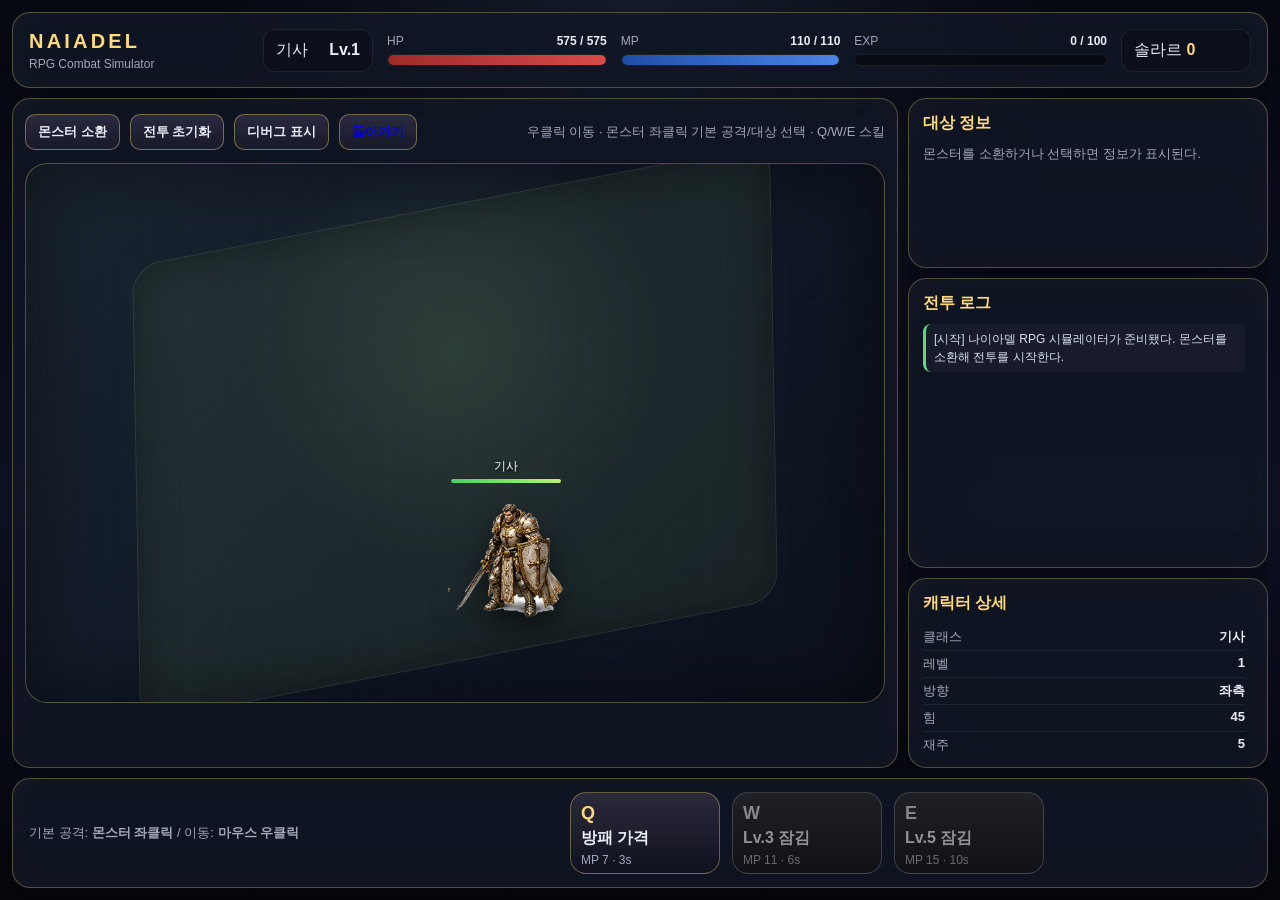
<file: naiadel_simulator_v6/index.html>
<!doctype html>
<html lang="ko">
<head>
  <meta charset="utf-8" />
  <meta name="viewport" content="width=device-width, initial-scale=1" />
  <title>NAIADEL RPG Simulator</title>
  <link rel="stylesheet" href="style.css" />
</head>
<body>
  <div id="app">
    <header class="top-hud">
      <div class="brand">
        <span class="brand-mark">NAIADEL</span>
        <span class="brand-sub">RPG Combat Simulator</span>
      </div>
      <div class="hud-stat identity">
        <span id="className">기사</span>
        <strong>Lv.<span id="playerLevel">1</span></strong>
      </div>
      <div class="bar-group">
        <div class="bar-label"><span>HP</span><strong id="hpText">0 / 0</strong></div>
        <div class="bar hp"><span id="hpBar"></span></div>
      </div>
      <div class="bar-group">
        <div class="bar-label"><span>MP</span><strong id="mpText">0 / 0</strong></div>
        <div class="bar mp"><span id="mpBar"></span></div>
      </div>
      <div class="bar-group exp-group">
        <div class="bar-label"><span>EXP</span><strong id="expText">0 / 100</strong></div>
        <div class="bar exp"><span id="expBar"></span></div>
      </div>
      <div class="hud-stat solar">솔라르 <strong id="solarText">0</strong></div>
    </header>

    <main class="layout">
      <section class="field-panel">
        <div class="field-toolbar">
          <button id="spawnBtn">몬스터 소환</button>
          <button id="resetCombatBtn">전투 초기화</button>
          <button id="debugBtn" aria-pressed="false">디버그 표시</button>
          <button id="debugBtn"><a href="/projects/naiadel.html">돌아가기</a></button>
          <span class="hint">우클릭 이동 · 몬스터 좌클릭 기본 공격/대상 선택 · Q/W/E 스킬</span>
        </div>
        <div id="battlefield" class="battlefield" oncontextmenu="return false;">
          <div class="field-grid"></div>
          <div id="rangeLayer" class="range-layer"></div>
          <div id="fxLayer" class="fx-layer"></div>
          <div id="playerUnit" class="unit player"></div>
          <div id="monsterUnit" class="unit monster hidden"></div>
          <div id="moveMarker" class="move-marker hidden"></div>
        </div>
      </section>

      <aside class="side-panel">
        <section class="panel-card target-card">
          <h2>대상 정보</h2>
          <div id="targetInfo" class="target-info empty">몬스터를 소환하거나 선택하면 정보가 표시된다.</div>
        </section>

        <section class="panel-card log-card">
          <h2>전투 로그</h2>
          <div id="combatLog" class="combat-log"></div>
        </section>

        <section class="panel-card details-card">
          <h2>캐릭터 상세</h2>
          <div id="characterDetails" class="details-grid"></div>
        </section>
      </aside>
    </main>

    <footer class="bottom-hud">
      <div class="input-help">기본 공격: <strong>몬스터 좌클릭</strong> / 이동: <strong>마우스 우클릭</strong></div>
      <div id="skillSlots" class="skill-slots"></div>
    </footer>
  </div>

  <script src="game.js"></script>
</body>
</html>
</file>
<file: naiadel_simulator_v6/style.css>
:root {
  --bg: #090d17;
  --panel: rgba(16, 22, 36, 0.88);
  --panel-strong: rgba(20, 28, 46, 0.96);
  --line: rgba(218, 188, 112, 0.35);
  --gold: #d8b463;
  --gold-strong: #ffda7a;
  --text: #e9edf6;
  --muted: #9fa9ba;
  --hp: #d84a4a;
  --mp: #4b84e6;
  --exp: #b97dff;
  --green: #55d37a;
}

* { box-sizing: border-box; }
html, body { height: 100%; }
body {
  margin: 0;
  background:
    radial-gradient(circle at 50% 0%, rgba(80, 100, 150, 0.22), transparent 40%),
    linear-gradient(180deg, #060912, #0c1020 56%, #05070d);
  color: var(--text);
  font-family: Pretendard, -apple-system, BlinkMacSystemFont, "Segoe UI", sans-serif;
  overflow: hidden;
}

button {
  border: 1px solid rgba(255, 218, 122, 0.4);
  background: linear-gradient(180deg, #2a2940, #171a29);
  color: var(--text);
  border-radius: 10px;
  padding: 8px 12px;
  cursor: pointer;
  font-weight: 700;
}
button:hover { border-color: var(--gold-strong); filter: brightness(1.08); }

#app {
  display: grid;
  grid-template-rows: 76px minmax(0, 1fr) 110px;
  gap: 10px;
  height: 100vh;
  min-height: 720px;
  padding: 12px;
  overflow: hidden;
}

.top-hud, .bottom-hud, .field-panel, .side-panel .panel-card {
  border: 1px solid var(--line);
  background: var(--panel);
  box-shadow: 0 18px 60px rgba(0, 0, 0, 0.35), inset 0 0 30px rgba(255, 218, 122, 0.03);
  backdrop-filter: blur(10px);
}

.top-hud {
  display: grid;
  grid-template-columns: 220px 110px 1fr 1fr 1.15fr 130px;
  align-items: center;
  gap: 14px;
  padding: 12px 16px;
  border-radius: 18px;
}
.brand { display: flex; flex-direction: column; gap: 4px; }
.brand-mark { color: var(--gold-strong); font-size: 20px; font-weight: 900; letter-spacing: 0.16em; }
.brand-sub { color: var(--muted); font-size: 12px; }
.hud-stat { padding: 10px 12px; border: 1px solid rgba(255,255,255,0.08); border-radius: 12px; background: rgba(0,0,0,0.18); }
.identity { display: flex; justify-content: space-between; align-items: center; gap: 8px; }
.solar strong { color: var(--gold-strong); }

.bar-group { display: flex; flex-direction: column; gap: 6px; min-width: 0; }
.bar-label { display: flex; justify-content: space-between; font-size: 12px; color: var(--muted); }
.bar-label strong { color: var(--text); }
.bar { height: 12px; border-radius: 999px; overflow: hidden; background: rgba(0,0,0,0.45); border: 1px solid rgba(255,255,255,0.08); }
.bar span { display: block; width: 100%; height: 100%; border-radius: 999px; transition: width 0.25s ease; }
.bar.hp span { background: linear-gradient(90deg, #9e2b2b, var(--hp)); }
.bar.mp span { background: linear-gradient(90deg, #1f4ea8, var(--mp)); }
.bar.exp span { background: linear-gradient(90deg, #6a3ab4, var(--exp)); }

.layout { display: grid; grid-template-columns: minmax(720px, 1fr) 360px; gap: 10px; min-height: 0; overflow: hidden; }
.field-panel { border-radius: 18px; padding: 12px; min-width: 0; min-height: 0; display: flex; flex-direction: column; gap: 10px; overflow: hidden; }
.field-toolbar { display: flex; align-items: center; gap: 10px; min-height: 42px; }
.hint { margin-left: auto; font-size: 13px; color: var(--muted); }

.battlefield {
  position: relative;
  width: 960px;
  height: 540px;
  max-width: 100%;
  margin: 0 auto;
  overflow: hidden;
  border-radius: 22px;
  border: 1px solid rgba(255, 218, 122, 0.28);
  background:
    radial-gradient(circle at 50% 35%, rgba(98, 129, 98, 0.24), transparent 38%),
    linear-gradient(135deg, #1b2631, #101825 52%, #0c111c);
  box-shadow: inset 0 0 80px rgba(0,0,0,0.5);
  cursor: crosshair;
}
.battlefield::before {
  content: "";
  position: absolute;
  left: 110px; right: 110px; top: 40px; bottom: 40px;
  background: rgba(78, 100, 72, 0.22);
  border: 1px solid rgba(255,255,255,0.06);
  transform: skewY(-10deg) rotate(-1deg);
  border-radius: 28px;
  box-shadow: inset 0 0 40px rgba(0,0,0,0.35);
}
.field-grid {
  position: absolute;
  inset: 0;
  opacity: 0.28;
  background-image:
    linear-gradient(rgba(255,255,255,0.05) 1px, transparent 1px),
    linear-gradient(90deg, rgba(255,255,255,0.05) 1px, transparent 1px);
  background-size: 40px 40px;
  transform: skewY(-10deg);
}
.range-layer, .fx-layer { position: absolute; inset: 0; pointer-events: none; }

.unit {
  position: absolute;
  width: 72px;
  height: 72px;
  transform: translate(-50%, -50%);
  transition: filter 0.12s ease, transform 0.12s ease;
  z-index: 10;
  user-select: none;
  pointer-events: auto;
}
.unit svg { width: 100%; height: 100%; display: block; }
.unit.player {
  z-index: 25;
  width: 132px;
  height: 132px;
}
.player-sprite {
  width: 100%;
  height: 100%;
  display: block;
  object-fit: contain;
  filter: drop-shadow(0 14px 14px rgba(0,0,0,0.55));
  image-rendering: auto;
  pointer-events: none;
}
.unit.monster { z-index: 20; cursor: pointer; }
.unit.selected { filter: drop-shadow(0 0 10px #ffd36a); }
.unit.hit { animation: hitFlash 0.18s ease; }
.unit.dead { opacity: 0.2; filter: grayscale(1); pointer-events: none; }
.hidden { display: none !important; }

@keyframes hitFlash {
  0% { filter: brightness(2) drop-shadow(0 0 8px #ff4040); transform: translate(-50%, -50%) scale(1.08); }
  100% { filter: none; transform: translate(-50%, -50%) scale(1); }
}

.unit-hp-bar {
  position: absolute;
  left: 10px;
  right: 10px;
  top: -10px;
  height: 6px;
  background: rgba(0,0,0,0.65);
  border-radius: 999px;
  overflow: hidden;
  border: 1px solid rgba(255,255,255,0.1);
}
.unit-hp-bar span { display: block; width: 100%; height: 100%; background: linear-gradient(90deg, #43d36c, #b7f36b); }
.nameplate {
  position: absolute;
  left: 50%;
  top: -30px;
  transform: translateX(-50%);
  font-size: 12px;
  color: #fff;
  text-shadow: 0 2px 4px #000;
  white-space: nowrap;
}

.move-marker {
  position: absolute;
  width: 22px; height: 22px;
  border-radius: 50%;
  border: 2px solid var(--gold-strong);
  transform: translate(-50%, -50%);
  box-shadow: 0 0 16px rgba(255,218,122,0.65);
  z-index: 8;
  animation: markerPulse 0.9s ease infinite;
}
@keyframes markerPulse { 0%,100%{ opacity:0.7; scale:0.85;} 50%{ opacity:1; scale:1.1;} }
.damage-number {
  position: absolute;
  font-weight: 900;
  color: #fff3b0;
  text-shadow: 0 2px 6px #000;
  animation: floatDamage 0.75s ease forwards;
  pointer-events: none;
  z-index: 70;
}
@keyframes floatDamage { to { transform: translateY(-34px); opacity: 0; } }
.range-circle, .debug-circle {
  position: absolute;
  border-radius: 50%;
  transform: translate(-50%, -50%);
  pointer-events: none;
}
.debug-circle.detect { border: 1px dashed rgba(112, 213, 255, 0.55); background: rgba(112, 213, 255, 0.05); }
.debug-circle.return { border: 1px dashed rgba(255, 96, 96, 0.55); background: rgba(255, 96, 96, 0.03); }
.skill-line {
  position: absolute;
  height: 38px;
  background: rgba(255, 216, 106, 0.18);
  border: 1px solid rgba(255, 216, 106, 0.65);
  transform-origin: left center;
  border-radius: 999px;
}
.skill-burst {
  position: absolute;
  border-radius: 50%;
  background: rgba(255, 216, 106, 0.18);
  border: 1px solid rgba(255, 216, 106, 0.65);
  transform: translate(-50%, -50%);
  animation: burstFade 0.35s ease forwards;
}
@keyframes burstFade { to { opacity: 0; scale: 1.35; } }

.side-panel { display: grid; grid-template-rows: 170px minmax(0, 1fr) 190px; gap: 10px; min-height: 0; overflow: hidden; }
.panel-card { border-radius: 18px; padding: 14px; min-height: 0; overflow: hidden; }
.panel-card h2 { margin: 0 0 10px; color: var(--gold-strong); font-size: 16px; }
.target-info, .details-grid { font-size: 13px; color: var(--text); }
.target-info.empty { color: var(--muted); line-height: 1.6; }
.info-row, .detail-row { display: flex; justify-content: space-between; gap: 12px; padding: 4px 0; border-bottom: 1px solid rgba(255,255,255,0.06); }
.info-row span, .detail-row span { color: var(--muted); }
.log-card {
  display: flex;
  flex-direction: column;
  min-height: 0;
  height: 100%;
}
.combat-log {
  flex: 1;
  min-height: 0;
  max-height: 100%;
  overflow-y: auto;
  overscroll-behavior: contain;
  padding-right: 8px;
  font-size: 12px;
  line-height: 1.5;
  color: #d7deee;
  scrollbar-width: thin;
  scrollbar-color: rgba(255,218,122,0.65) rgba(0,0,0,0.28);
}
.combat-log::-webkit-scrollbar { width: 8px; }
.combat-log::-webkit-scrollbar-track { background: rgba(0,0,0,0.28); border-radius: 999px; }
.combat-log::-webkit-scrollbar-thumb { background: rgba(255,218,122,0.65); border-radius: 999px; }
.log-line { margin-bottom: 5px; padding: 6px 8px; border-radius: 8px; background: rgba(255,255,255,0.035); border-left: 3px solid rgba(255,255,255,0.12); }
.log-line.damage { border-color: #ff6464; }
.log-line.skill { border-color: #ffd36a; }
.log-line.reward { border-color: #62d87a; }
.log-line.warn { border-color: #ff9a45; color: #ffe1c4; }
.log-line.growth { border-color: #ba7aff; }

.bottom-hud {
  display: grid;
  grid-template-columns: 320px 1fr;
  align-items: center;
  gap: 14px;
  border-radius: 18px;
  padding: 12px 16px;
  height: 110px;
  min-height: 110px;
  max-height: 110px;
  overflow: hidden;
}
.input-help { color: var(--muted); font-size: 13px; }
.skill-slots { display: flex; justify-content: center; gap: 12px; min-width: 0; overflow: hidden; }
.skill-slot {
  position: relative;
  width: 150px;
  height: 82px;
  border-radius: 16px;
  border: 1px solid rgba(255, 218, 122, 0.36);
  background: linear-gradient(180deg, rgba(45,43,60,0.96), rgba(16,18,30,0.96));
  padding: 10px;
  overflow: hidden;
}
.skill-slot.locked { filter: grayscale(1); opacity: 0.58; }
.skill-key { color: var(--gold-strong); font-weight: 900; font-size: 18px; }
.skill-name { margin-top: 4px; font-weight: 800; }
.skill-meta { margin-top: 4px; color: var(--muted); font-size: 12px; }
.cooldown-cover {
  position: absolute;
  inset: 0;
  display: none;
  place-items: center;
  background: rgba(0,0,0,0.68);
  font-size: 22px;
  font-weight: 900;
}
.skill-slot.on-cooldown .cooldown-cover { display: grid; }

@media (max-width: 1200px) {
  body { overflow: auto; }
  #app { min-width: 1180px; }
}

/* v3: fixed scrollable side-panel information regions */
.target-card,
.details-card {
  display: flex;
  flex-direction: column;
  min-height: 0;
}

.target-info,
.details-grid {
  flex: 1;
  min-height: 0;
  overflow-y: auto;
  overscroll-behavior: contain;
  padding-right: 8px;
  scrollbar-width: thin;
  scrollbar-color: rgba(255,218,122,0.65) rgba(0,0,0,0.28);
}

.target-info::-webkit-scrollbar,
.details-grid::-webkit-scrollbar { width: 8px; }
.target-info::-webkit-scrollbar-track,
.details-grid::-webkit-scrollbar-track { background: rgba(0,0,0,0.28); border-radius: 999px; }
.target-info::-webkit-scrollbar-thumb,
.details-grid::-webkit-scrollbar-thumb { background: rgba(255,218,122,0.65); border-radius: 999px; }

/* v3: sprite frames are pre-cleaned PNGs; keep unit viewport fixed and prevent frame bleed */
.unit.player {
  overflow: visible;
}
.player-sprite {
  contain: paint;
}

/* v4: action casting / charge skill UI */
.charge-gauge {
  position: absolute;
  width: 132px;
  transform: translate(-50%, -50%);
  z-index: 90;
  pointer-events: none;
  padding: 6px 8px;
  border-radius: 10px;
  border: 1px solid rgba(255, 218, 122, 0.72);
  background: rgba(10, 12, 20, 0.82);
  box-shadow: 0 0 18px rgba(255, 218, 122, 0.36);
}
.charge-gauge-label {
  font-size: 10px;
  font-weight: 900;
  letter-spacing: 0.14em;
  color: var(--gold-strong);
  text-align: center;
  margin-bottom: 4px;
}
.charge-gauge-track {
  height: 8px;
  border-radius: 999px;
  overflow: hidden;
  background: rgba(0, 0, 0, 0.55);
  border: 1px solid rgba(255,255,255,0.08);
}
.charge-gauge-track span {
  display: block;
  width: 0%;
  height: 100%;
  background: linear-gradient(90deg, #d89532, #fff0a8);
  box-shadow: 0 0 10px rgba(255, 218, 122, 0.75);
}
.skill-slot.charging {
  border-color: var(--gold-strong);
  box-shadow: 0 0 18px rgba(255, 218, 122, 0.35), inset 0 0 22px rgba(255, 218, 122, 0.1);
}
</file>
